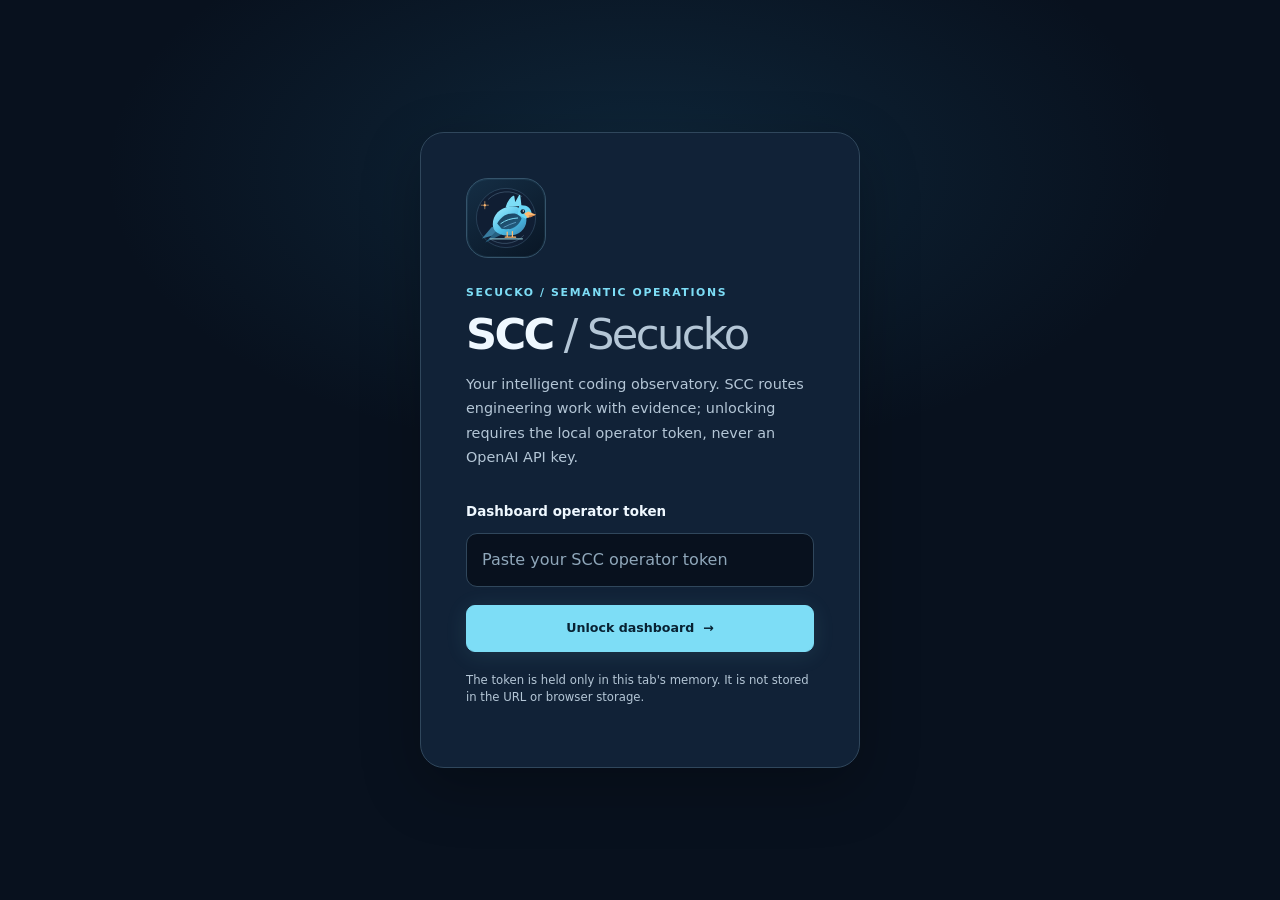
<file: src/serena/resources/dashboard/codemind/index.html>
<!doctype html>
<html lang="en">
<head>
<meta charset="utf-8">
<meta name="viewport" content="width=device-width, initial-scale=1">
<meta name="color-scheme" content="dark light">
<title>SCC | Secucko Semantic Command Center</title>
<meta name="description" content="Secucko SCC: semantic engineering command center with live evidence, safeguarded routing, and operator-controlled integrations.">
<link rel="icon" type="image/svg+xml" href="cuckoo-mark.svg">
<link rel="stylesheet" href="console.css">
<script src="console.js" defer></script>
</head>
<body>
<a class="skip-link" href="#main">Skip to main content</a>
<div id="notice" class="notice" role="status" aria-live="polite">Console locked. Enter your dedicated dashboard token to view live operational data.</div>
<section id="unlock" class="unlock-screen" aria-labelledby="unlock-heading">
  <div class="unlock-panel">
    <div class="brand-mark" aria-hidden="true"><img class="scc-bird" src="cuckoo-mark.svg" alt=""></div>
    <p class="overline">SECUCKO / SEMANTIC OPERATIONS</p>
    <h1 id="unlock-heading">SCC<span class="subtle"> / Secucko</span></h1>
    <p class="unlock-copy">Your intelligent coding observatory. SCC routes engineering work with evidence; unlocking requires the local operator token, never an OpenAI API key.</p>
    <form id="unlock-form">
      <label for="operator-token">Dashboard operator token</label>
      <input id="operator-token" name="operator-token" type="password" autocomplete="off" minlength="32" required placeholder="Paste your SCC operator token">
      <button class="button primary full" type="submit">Unlock dashboard <span aria-hidden="true">→</span></button>
    </form>
    <p class="hint">The token is held only in this tab's memory. It is not stored in the URL or browser storage.</p>
  </div>
</section>
<div class="workspace" id="workspace" hidden>
  <aside class="sidebar" id="sidebar" aria-label="Primary navigation">
    <div class="brand">
      <div class="brand-logo" aria-hidden="true"><img class="scc-bird" src="cuckoo-mark.svg" alt=""></div>
      <div class="brand-copy"><strong>SCC</strong><small>SECUCKO / SEMANTIC COMMAND</small></div>
    </div>
    <p class="nav-label">WORKSPACE</p>
    <nav id="navigation" class="navigation" aria-label="Dashboard sections">
      <button type="button" data-view="overview" class="nav-link active" aria-current="page"><span class="nav-icon" aria-hidden="true">▦</span> Overview</button>
      <button type="button" data-view="tools" class="nav-link"><span class="nav-icon" aria-hidden="true">⌘</span> Semantic tools <span class="nav-count" id="nav-tool-count">—</span></button>
      <button type="button" data-view="skills" class="nav-link"><span class="nav-icon" aria-hidden="true">◈</span> Skills & routing</button>
      <button type="button" data-view="forecast" class="nav-link"><span class="nav-icon" aria-hidden="true">⌁</span> Next action & FU</button>
      <button type="button" data-view="learning" class="nav-link"><span class="nav-icon" aria-hidden="true">◎</span> Learning & anti-loop</button>
      <button type="button" data-view="execution" class="nav-link"><span class="nav-icon" aria-hidden="true">⋈</span> Task evidence</button>
      <p class="nav-label">INFRASTRUCTURE</p>
      <button type="button" data-view="commander" class="nav-link"><span class="nav-icon" aria-hidden="true">▣</span> Windows Commander</button>
      <button type="button" data-view="connections" class="nav-link"><span class="nav-icon" aria-hidden="true">⇄</span> Connections & tunnel</button>
      <button type="button" data-view="security" class="nav-link"><span class="nav-icon" aria-hidden="true">◇</span> Security & verification</button>
      <p class="nav-label">SECUCKO</p>
      <button type="button" data-view="about" class="nav-link"><span class="nav-icon" aria-hidden="true">◉</span> About SCC</button>
    </nav>
    <div class="sidebar-bottom">
      <div class="sidebar-status"><span class="pulse-dot" aria-hidden="true"></span><span id="side-state">Awaiting telemetry</span></div>
      <button type="button" class="sidebar-link button-link" data-go="tools">↗ SCC semantic tools</button>
      <button type="button" class="sidebar-link button-link" id="lock-btn">⊗ Lock session</button>
      <div class="version-label">SECUCKO / SECURE LOCAL CONTROL PLANE</div>
    </div>
  </aside>
  <div class="content-area">
    <header class="topbar">
      <div class="topbar-start"><button class="icon-btn mobile-menu" id="menu-btn" aria-label="Toggle navigation" aria-expanded="false">☰</button><img class="mobile-bird" src="cuckoo-mark.svg" alt="" aria-hidden="true"><span class="breadcrumb">Workspace <span aria-hidden="true">/</span> <strong id="breadcrumb">Overview</strong></span></div>
      <div class="topbar-actions">
        <span class="time-label" id="last-refresh">Not refreshed</span><span class="panel-tag" id="runtime-provenance" title="Running revision and evidence status">REVISION NOT ATTESTED</span>
        <button type="button" class="icon-btn" id="theme-btn" aria-label="Toggle light and dark theme" title="Toggle theme">☼</button>
        <button type="button" class="icon-btn" id="export-btn" title="Export current snapshot" aria-label="Export current snapshot">⤓</button>
        <button type="button" class="button secondary compact" id="refresh-btn">↻ <span>Refresh</span></button>
        <div class="user-avatar" title="Authenticated local operator">OP</div>
      </div>
    </header>
    <main id="main" tabindex="-1">
      <div class="content-width">
        <section class="page-section active" data-page="overview" aria-labelledby="overview-heading">
          <div class="page-heading"><div><div class="eyebrow"><span class="eyebrow-line"></span> COMMAND CENTER <span id="overview-live" class="eyebrow-status">Awaiting data</span></div><h1 id="overview-heading">System overview<span class="heading-dot">.</span></h1><p>One view of your semantic engine, execution safety and connected infrastructure.</p></div><span class="date-chip" id="today-display"></span></div>
          <div class="hero-card">
            <div class="hero-copy"><div class="hero-eyebrow">SECUCKO / ENGINE HEALTH</div><h2 id="hero-title">Waiting for verified telemetry</h2><p id="hero-desc">The console shows observed facts only. An unverified connection is never reported as healthy.</p><div class="hero-actions"><button type="button" class="button primary" data-go="connections">View connections →</button><button type="button" class="button ghost" data-go="tools">SCC workspace ↗</button></div></div><div class="hero-graphic" aria-hidden="true"><img class="hero-bird" src="cuckoo-mark.svg" alt=""></div>
          </div>
          <div class="kpi-grid">
            <article class="kpi"><div class="kpi-top"><span>ACTIVE TOOLS</span><span class="kpi-symbol">⌘</span></div><div class="kpi-value" id="metric-tools">—</div><div class="kpi-foot" id="metric-tools-note">No runtime data</div></article>
            <article class="kpi"><div class="kpi-top"><span>ENABLED SKILLS</span><span class="kpi-symbol">◈</span></div><div class="kpi-value" id="metric-skills">—</div><div class="kpi-foot">Validated project manifests</div></article>
            <article class="kpi"><div class="kpi-top"><span>TRACKED FAILURES</span><span class="kpi-symbol">◎</span></div><div class="kpi-value" id="metric-failures">—</div><div class="kpi-foot">Persisted strategy fingerprints</div></article>
            <article class="kpi"><div class="kpi-top"><span>BLOCKED LOOPS</span><span class="kpi-symbol">⊘</span></div><div class="kpi-value" id="metric-blocked">—</div><div class="kpi-foot">No third unchanged attempt</div></article>
          </div>
          <div class="two-col">
            <article class="panel"><div class="panel-head"><div><p class="panel-eyebrow">SYSTEM ARCHITECTURE</p><h3>Service topology</h3></div><span class="panel-tag">INDEPENDENT SERVICES</span></div><div class="topology">
              <div class="topo-node"><div class="topo-symbol cyan">S</div><div><strong>SCC Semantic Engine</strong><small id="topo-serena">Waiting for runtime</small></div><span class="status-indicator" id="status-serena">—</span></div>
              <div class="topo-connector"><span>Authenticated health boundary</span></div>
              <div class="topo-node"><div class="topo-symbol violet">W</div><div><strong>Windows Commander</strong><small id="topo-commander">Unknown peer state</small></div><span class="status-indicator" id="status-commander">—</span></div>
              <div class="topo-connector"><span>Isolated external transport</span></div>
              <div class="topo-node"><div class="topo-symbol amber">T</div><div><strong>OpenAI tunnel</strong><small id="topo-tunnel">Not verified</small></div><span class="status-indicator" id="status-tunnel">—</span></div>
            </div></article>
            <article class="panel"><div class="panel-head"><div><p class="panel-eyebrow">RUNTIME INTELLIGENCE</p><h3>Current workspace</h3></div><button type="button" class="text-btn" data-go="tools">Explore tools →</button></div><dl class="detail-list" id="workspace-details"><div><dt>Project</dt><dd>—</dd></div><div><dt>Language servers</dt><dd>—</dd></div><div><dt>SCC engine version</dt><dd>—</dd></div><div><dt>Context</dt><dd>—</dd></div></dl><div class="panel-note">Symbol navigation and edits remain governed by SCC project boundaries and active tool permissions.</div></article>
          </div>
          <div class="panel scc-action-center"><div class="panel-head"><h3>Operator action center</h3><span class="panel-tag">LIVE GATES</span></div><div id="operator-actions" class="scc-action-list" aria-live="polite">Authenticate to inspect your next useful step.</div></div>
          <div class="section-tail"><span>Read-only observability • No automatic restarts or repository modifications</span><button type="button" class="text-btn" data-go="security">Review SCC security settings ↗</button></div>
        </section>
        <section class="page-section" data-page="tools" aria-labelledby="tools-heading"><div class="page-heading"><div><div class="eyebrow">SEMANTIC CORE</div><h1 id="tools-heading">Tool registry<span class="heading-dot">.</span></h1><p>Discover tools exposed by the active SCC engine session.</p></div><span class="count-tag" id="tools-count">—</span></div><div class="search-bar"><label for="tool-search" class="sr-only">Search tools</label><span aria-hidden="true">⌕</span><input id="tool-search" placeholder="Filter by tool name, capability or action…" type="search"><button class="search-clear" id="clear-tools" type="button">Clear</button></div><div class="panel"><div class="panel-head"><h3>Available operations</h3><span class="panel-tag">LIVE REGISTRY</span></div><div id="tools-list" class="tool-grid empty-state">Connect to load tools.</div><p class="settings-description">Copy a verified live tool identifier for an SCC client. Copying does not execute the tool.</p></div></section>
        <section class="page-section" data-page="skills" aria-labelledby="skills-heading"><div class="page-heading"><div><div class="eyebrow">DECLARATIVE INTELLIGENCE</div><h1 id="skills-heading">Skills & routing<span class="heading-dot">.</span></h1><p>Versioned skills loaded from the active project's validated JSON manifests.</p></div></div><div class="panel"><div class="panel-head"><h3>Enabled skill registry</h3><span id="skill-state" class="panel-tag">UNVERIFIED</span></div><div id="skills-list" class="skill-grid empty-state">No verified skills loaded.</div></div><div class="panel" style="margin-top:18px">
            <div class="panel-head"><div><p class="panel-eyebrow">TASK-AWARE SELECTION</p><h3>Route an engineering task</h3></div><span class="panel-tag">METHOD LOADING + CONTROLLED INSPECTION</span></div>
            <p class="settings-description">The active SCC workspace must contain enabled project skill manifests. Routing loads matching SCC method instructions; explicit read-only symbol inspection uses the live semantic engine. No autonomous Noetic Fleet is started.</p>
            <form id="skill-route-form" class="route-form">
              <label for="skill-route-input">Engineering request</label>
              <textarea id="skill-route-input" rows="3" minlength="3" maxlength="1000" required placeholder="Describe a bug, source review, test or engineering task"></textarea>
              <button class="button primary" type="submit" id="skill-route-submit">Analyze skill fit</button>
              <button class="button secondary" type="button" id="skill-packet-next">Route + build action packet →</button>
            </form>
            <div id="skill-route-result" class="result-note" role="status" aria-live="polite">Enter a task to match installed SCC engineering methods.</div>
            <form id="skill-inspect-form" class="route-form" style="margin-top:16px">
              <label for="skill-inspect-path">Project-relative source file to inspect (src/ or test/)</label>
              <input id="skill-inspect-path" type="text" required maxlength="240" value="src/serena/codemind/planner.py" autocomplete="off" spellcheck="false">
              <label for="skill-inspect-symbol">Semantic symbol name/path</label>
              <input id="skill-inspect-symbol" type="text" required maxlength="96" value="SkillRouter/route" autocomplete="off" spellcheck="false">
              <button type="submit" class="button primary" id="skill-inspect-submit">Run read-only SCC symbol inspection</button>
            </form>
            <div id="skill-inspect-result" class="result-note" role="status" aria-live="polite">To apply a routed skill, choose an actual source file and symbol and run inspection. The result will show which tool executed.</div>
            <p class="settings-description">Shows selected and actually loaded skill instructions. Semantic inspection runs only after you press the button and uses SCC's verified read-only find_symbol tool. No worker, source mutation, or new permission is granted.</p>
          </div>
          <article class="panel" style="margin-top:18px" aria-labelledby="method-heading">
            <div class="panel-head"><div><p class="panel-eyebrow">SOURCE-INDEXED CAPABILITIES</p><h3 id="method-heading">SCC method catalog</h3></div><span id="method-count" class="panel-tag">REFERENCE ONLY</span></div>
            <p class="settings-description">Method references are compared with live project skill telemetry. A reference or installation badge never implies execution.</p>
            <div class="search-bar"><label for="method-search" class="sr-only">Search reference methods</label><span aria-hidden="true">⌕</span><input id="method-search" type="search" placeholder="Search method descriptions and source names"><button class="search-clear" id="clear-methods" type="button">Clear</button></div>
            <div id="method-list" class="method-reference-grid" aria-live="polite"><p class="empty-state">Catalog not yet loaded.</p></div>
          </article>
          <div class="info-strip"><span class="strip-icon">i</span> Routing uses deterministic matching. Selection, loading and execution are separate; none grants tool permissions.</div></section>
        <section class="page-section" data-page="forecast" aria-labelledby="forecast-heading">
          <div class="page-heading"><div><div class="eyebrow">EVIDENCE-GATED ADVICE</div><h1 id="forecast-heading" tabindex="-1">Next action & Future Unraveler<span class="heading-dot">.</span></h1><p>One recommended diagnostic action, up to five preview stages and up to twenty conditional possibilities. Nothing here runs commands or grants permission.</p></div></div>
          <article class="panel">
            <div class="panel-head"><div><p class="panel-eyebrow">READ-ONLY STRATEGY PREVIEW</p><h3>Inspect the next safest engineering step</h3></div><span class="panel-tag">NOT AN EXECUTOR</span></div>
            <form id="forecast-form" class="route-form">
              <label for="forecast-input">Engineering goal or observed defect</label>
              <textarea id="forecast-input" rows="3" minlength="3" maxlength="1000" required placeholder="e.g. Debug intermittent MCP connection errors and validate the correct fix"></textarea>
              <button class="button primary" id="forecast-submit" type="submit">Generate advisory forecast</button>
            </form>
            <div class="result-note" id="forecast-status" role="status" aria-live="polite">No active forecast; this panel cannot authorize execution.</div>
            <div class="connection-actions"><button type="button" class="button secondary" id="packet-download" disabled>Download engineering packet</button><button type="button" class="button secondary" id="packet-skill-link">Match skills for this goal →</button></div><p class="settings-description">Work packets contain the proposed action and evidence requirements. A packet is not approval, execution, or acceptance.</p>
          </article>
          <div class="two-col">
            <article class="panel"><div class="panel-head"><h3>Canonical next action</h3><span class="panel-tag">PERMISSION NOT GRANTED</span></div><dl id="forecast-canonical" class="detail-list"><div><dt>Action</dt><dd>Awaiting evidence</dd></div></dl><h3 class="forecast-subheading">Five-stage preview</h3><ol id="forecast-preview" class="forecast-list"><li>No forecast requested.</li></ol></article>
            <article class="panel"><div class="panel-head"><h3>Conditional FU horizon</h3><span id="forecast-count" class="panel-tag">UP TO 20</span></div><p class="settings-description">Each branch requires new evidence and is always non-executable.</p><ol id="forecast-futures" class="forecast-list"><li>No future branches.</li></ol></article>
          </div>
        </section>
        <section class="page-section" data-page="learning" aria-labelledby="learning-heading"><div class="page-heading"><div><div class="eyebrow">PERSISTENT ENGINEERING MEMORY</div><h1 id="learning-heading">Anti-loop intelligence<span class="heading-dot">.</span></h1><p>Track repeated failures and stop agents from blindly retrying exhausted strategies.</p></div></div><div class="kpi-grid two-kpi"><article class="kpi"><div class="kpi-top">TRACKED STRATEGY FAILURES</div><div class="kpi-value" id="learn-tracked">—</div><div class="kpi-foot">SQLite evidence register</div></article><article class="kpi"><div class="kpi-top">REPEAT STRATEGIES BLOCKED</div><div class="kpi-value" id="learn-blocked">—</div><div class="kpi-foot">Two equivalent failures arm the block</div></article></div><div class="panel"><div class="panel-head"><h3>Deterministic intervention policy</h3><span id="learning-state" class="panel-tag">UNVERIFIED</span></div><div class="policy-steps"><div class="policy-step"><span>01</span><div><strong>Detect and fingerprint</strong><p>Record normalized invocation and failure signature without persisting raw source or secrets.</p></div></div><div class="policy-step"><span>02</span><div><strong>Require a new approach</strong><p>After two equivalent failures, the identical invocation is rejected at the MCP execution boundary.</p></div></div><div class="policy-step"><span>03</span><div><strong>Validate before promoting</strong><p>Successful work resets the failure counter; cross-session causal lesson promotion remains a separate acceptance gate.</p></div></div></div><div class="connection-actions"><button class="button secondary" type="button" id="learning-investigate">Investigate failure patterns →</button><button class="button secondary" type="button" id="learning-export">Download observed guard counters</button></div></div></section>
        <section class="page-section" data-page="execution" aria-labelledby="execution-heading"><div class="page-heading"><div><div class="eyebrow">TASK ORCHESTRATION</div><h1 id="execution-heading">Task evidence<span class="heading-dot">.</span></h1><p>Observe live SCC tasks; do not mistake a proposed next action for an executed task.</p></div></div><div class="panel"><div class="panel-head"><h3>Current task queue</h3><span id="task-count" class="panel-tag">—</span></div><div class="table-wrap"><table class="data-table"><thead><tr><th scope="col">Task</th><th scope="col">Task ID</th><th scope="col">Observed status</th></tr></thead><tbody id="tasks-list"><tr><td colspan="3">Waiting for runtime data.</td></tr></tbody></table></div><div class="connection-actions"><button type="button" class="button secondary" id="task-export">Download observed tasks</button><button type="button" class="button secondary" id="task-plan">Plan next task action →</button></div></div><div class="info-strip"><span class="strip-icon">i</span> Task records are observations. This panel does not launch workers, schedule tasks, or grant authority.</div></section>
        <section class="page-section" data-page="commander" aria-labelledby="commander-heading"><div class="page-heading"><div><div class="eyebrow">INDEPENDENT WINDOWS SERVICE</div><h1 id="commander-heading">Windows Commander<span class="heading-dot">.</span></h1><p>Process observation and authenticated peer health are separate signals.</p></div></div><div class="two-col"><div class="panel"><div class="panel-head"><h3>Peer health</h3><span id="commander-health-chip" class="panel-tag">UNVERIFIED</span></div><dl class="detail-list" id="commander-details"><div><dt>Dedicated SCC Commander process observed</dt><dd>—</dd></div><div><dt>MCP peer ready</dt><dd>—</dd></div><div><dt>Authentication</dt><dd>—</dd></div><div><dt>Health proof</dt><dd>—</dd></div></dl><div class="connection-actions"><button class="button secondary" type="button" id="commander-check">Recheck authenticated peer</button></div><p id="commander-check-result" class="result-note" role="status" aria-live="polite">Process detection is not proof of an authenticated Commander peer.</p></div><div class="panel"><div class="panel-head"><h3>Recovery safeguards</h3><span class="panel-tag">FAIL CLOSED</span></div><div class="feature-list"><div><span class="feature-tick">✓</span><span>Independent executable lifecycles</span></div><div><span class="feature-tick">✓</span><span>Nonce-bound authenticated health protocol</span></div><div><span class="feature-tick">✓</span><span>Bounded attempts and cooldown policy</span></div><div><span class="feature-pending">!</span><span>Live dual-watchdog restart verification pending</span></div></div></div></div></section>
        <section class="page-section" data-page="connections" aria-labelledby="connections-heading"><div class="page-heading"><div><div class="eyebrow">EXTERNAL CONNECTIONS</div><h1 id="connections-heading">Tunnel & connectivity<span class="heading-dot">.</span></h1><p>A configured tunnel ID does not prove an active, authorized ChatGPT connection.</p></div></div><div class="panel"><div class="panel-head"><h3>Secure MCP tunnel</h3><span id="tunnel-chip" class="panel-tag">UNVERIFIED</span></div><dl class="detail-list" id="connection-details"><div><dt>Tunnel</dt><dd>—</dd></div><div><dt>Connection</dt><dd>—</dd></div><div><dt>ChatGPT tool call</dt><dd>Unverified</dd></div></dl><div class="panel-note">This dashboard can now configure a distinct tunnel runtime credential. It cannot certify ChatGPT access from a tunnel identifier alone.</div><a class="button secondary" href="https://developers.openai.com/api/docs/guides/secure-mcp-tunnels" rel="noopener noreferrer" target="_blank">Official tunnel setup ↗</a></div>
          <div class="panel" style="margin-top:18px">
            <div class="panel-head"><div><p class="panel-eyebrow">LOCAL CONNECTION SETTINGS</p><h3>OpenAI tunnel runtime API</h3></div><span class="panel-tag" id="key-status-chip">NOT CONFIGURED</span></div>
            <p class="settings-description">Enter a tunnel-authorized OpenAI Platform runtime key. It is encrypted for the current Windows user using DPAPI, never stored in the repo, and never returned to the browser.</p>
            <form id="tunnel-key-form" autocomplete="off" class="config-form">
              <label for="tunnel-api-key">OpenAI Runtime API Key <span class="form-required">(required)</span></label>
              <input id="tunnel-api-key" type="password" name="api_key" autocomplete="new-password" spellcheck="false" placeholder="sk-proj-…" minlength="32" maxlength="253" required />
              <button class="button primary" type="submit" id="save-tunnel-key">Save encrypted key</button>
            </form>
            <div class="connection-actions">
              <button class="button secondary" id="tunnel-doctor" type="button">Run diagnostics</button>
              <button class="button primary" id="tunnel-start" type="button">Start tunnel</button>
              <button class="button secondary" id="tunnel-stop" type="button">Stop managed tunnel</button>
              <button class="button secondary" id="tunnel-remove-key" type="button">Remove saved key</button>
            </div>
            <p id="tunnel-result" class="result-note" role="status" aria-live="polite">Waiting for connection settings.</p><div class="connection-actions"><button type="button" class="button secondary" id="tunnel-evidence">Download transport evidence</button><button type="button" class="button primary" id="tunnel-consumer-challenge">Verify an MCP consumer call →</button></div><p id="tunnel-consumer-result" class="result-note" role="status" aria-live="polite">Once the SCC tunnel client is ready, issue a challenge and ask ChatGPT to call codemind_consumer_proof. A client-ready signal alone is not a consumer proof.</p>
            <dl class="detail-list" id="tunnel-settings-details">
              <div><dt>Key stored</dt><dd>Unverified</dd></div>
              <div><dt>Managed process</dt><dd>Unverified</dd></div>
              <div><dt>Client ready</dt><dd>Unverified</dd></div>
            </dl>
            <div class="panel-note">This does not create or grant an OpenAI API key. The key must have Tunnels Read + Use permission in the tunnel's owning Platform organization. No ChatGPT app connection is inferred without an actual remote tool call.</div>
            <a class="quiet-link" target="_blank" rel="noopener noreferrer" href="https://platform.openai.com/settings/organization/api-keys">Manage API keys on OpenAI Platform ↗</a>
          </div></section>
        <section class="page-section" data-page="security" aria-labelledby="security-heading"><div class="page-heading"><div><div class="eyebrow">TRUST & EVIDENCE</div><h1 id="security-heading">Security & verification<span class="heading-dot">.</span></h1><p>Explicit visibility into what the current runtime has actually established.</p></div></div><div class="panel"><div class="panel-head"><h3>Acceptance ledger</h3><span class="panel-tag">NO INFERRED PASSES</span></div><div id="acceptance-list" class="acceptance-list"></div><div class="connection-actions"><button class="button secondary" type="button" id="security-export">Download acceptance evidence</button><button class="button secondary" type="button" id="security-next">Open first unresolved gate →</button></div></div><div class="info-strip"><span class="strip-icon">i</span> This console never grants repository mutation rights and never restarts Commander. Use SCC's active security and governance workflow for authorized operations.</div></section>
        <section class="page-section" data-page="about" aria-labelledby="about-heading">
          <div class="page-heading"><div><div class="eyebrow">THE STORY / THE CORTEX / THE WORK</div><h1 id="about-heading" tabindex="-1">About SCC — Secucko<span class="heading-dot">.</span></h1><p>From an engineering command concept to Secucko: a cuckoo-inspired command center for evidence-driven coding.</p></div></div>
          <article class="panel scc-about-lead"><div class="about-brand"><img src="cuckoo-mark.svg" width="100" height="100" alt="Secucko cuckoo bird emblem"><div><p class="panel-eyebrow">SECUCKO / SCC</p><h2>Semantic code understanding. CODEMIND engineering cortex. One SCC operator cockpit.</h2><p>Secucko combines semantic code intelligence, source evidence, structured expert methods, guardrails and human-controlled delivery—without pretending a dashboard badge is a deployed capability.</p></div></div><div class="connection-actions"><a class="button primary" href="guide.html">Open operator How-To &amp; FAQs →</a><button type="button" class="button primary" data-go="skills">Route engineering work →</button><button type="button" class="button secondary" data-go="forecast">Build a work packet →</button><button type="button" class="button secondary" data-go="security">Review acceptance →</button></div></article>
          <div class="two-col"><article class="panel"><div class="panel-head"><h3>Why it's called Secucko</h3><span class="panel-tag">PROJECT ORIGIN</span></div>
            <ol class="scc-history">
              <li><strong>Serena CODEMIND Commander</strong><span>The working name joined source-aware engineering, CODEMIND methods and independently governed Windows execution.</span></li>
              <li><strong>SCC</strong><span>An easier shorthand. Practical, but it still needed a personality.</span></li>
              <li><strong>Secoco</strong><span>A playful experiment that sounded too cheesy for the engineering vision.</span></li>
              <li><strong>Secucko</strong><span>The sound of “cuckoo” sparked a better idea: an attentive cuckoo bird—alert, watchful and always asking whether the evidence matches the claim. SCC became Secucko.</span></li>
            </ol></article>
            <article class="panel"><div class="panel-head"><h3>Inside the SCC cortex</h3><span class="panel-tag">REAL CAPABILITY BOUNDARIES</span></div>
              <div class="about-capabilities">
                <div><strong>Semantic intelligence foundation</strong><p>The SCC engine provides language-server-backed symbol search, references, structured navigation and governed edits.</p></div>
                <div><strong>The creator's CODEMIND concept</strong><p>The vision is to combine techniques inspired by 100 notable programming experts into a single engineering reasoning cortex. These are reference methods, not literally 100 living coders, employee endorsements or separate AI agents.</p></div>
                <div><strong>Neural hypotheses + symbolic constraints</strong><p>Reasoning generates approaches; invariants, source semantics, test oracles, failure fingerprints and acceptance criteria decide what is actually defensible.</p></div>
                <div><strong>Windows Commander partnership</strong><p>An independently operated Windows execution service. Process presence never confers authentication, health or authority; an attested peer contract must prove those separately.</p></div>
                <div><strong>Evidence-gated execution</strong><p>Installed project skill manifests, diagnostic previews and downloadable work packets guide authorized operators. A plan does not secretly run tools or claim delivery.</p></div>
              </div></article></div>
          <article class="panel scc-about-proof"><div class="panel-head"><h3>Turn knowledge into an accepted outcome</h3><span class="panel-tag">FOUR OPERATING STAGES</span></div>
            <div class="about-steps">
              <div><strong>01 / Understand</strong><p>Inspect project symbols, active tools and the concrete failing behavior.</p><button type="button" class="text-btn" data-go="tools">Explore semantics →</button></div>
              <div><strong>02 / Assemble</strong><p>Route a specific problem through currently installed SCC skills.</p><button type="button" class="text-btn" data-go="skills">Route skills →</button></div>
              <div><strong>03 / Design</strong><p>Generate a bounded, auditable engineering action and its proof obligations.</p><button type="button" class="text-btn" data-go="forecast">Build packet →</button></div>
              <div><strong>04 / Prove</strong><p>Check source, runtime, consumer, security and acceptance independently.</p><button type="button" class="text-btn" data-go="security">Inspect gates →</button></div>
            </div><p class="settings-description">NMBV lessons may inform methods, but SCC does not inherit external worker sessions, data stores, executor permissions or customer workflows. Native adaptation needs separate implementation and live acceptance.</p>
          </article>
        </section>
        <details class="scc-open-source-notices" style="margin-top:20px;margin-bottom:18px">
          <summary>Open-source licensing and attribution</summary>
          <p>SCC / Secucko is built upon the original open-source Serena application (GPL-3.0-or-later) and SolidLSP (MIT). Rebranding does not remove their authors' copyright notices, source obligations, or license terms.</p>
          <p><a class="quiet-link" href="https://github.com/xRaisenx/serena/blob/codemind/mvp-serena-loop-guard/LICENSE" target="_blank" rel="noopener noreferrer">Review component licenses and preserved source credits ↗</a></p>
        </details>
        <footer>SCC / SECUCKO <span>•</span> SEMANTIC COMMAND CENTER <span>•</span> EVIDENCE BEFORE EXECUTION</footer>
      </div>
    </main>
  </div>
</div>
</body>
</html>
</file>
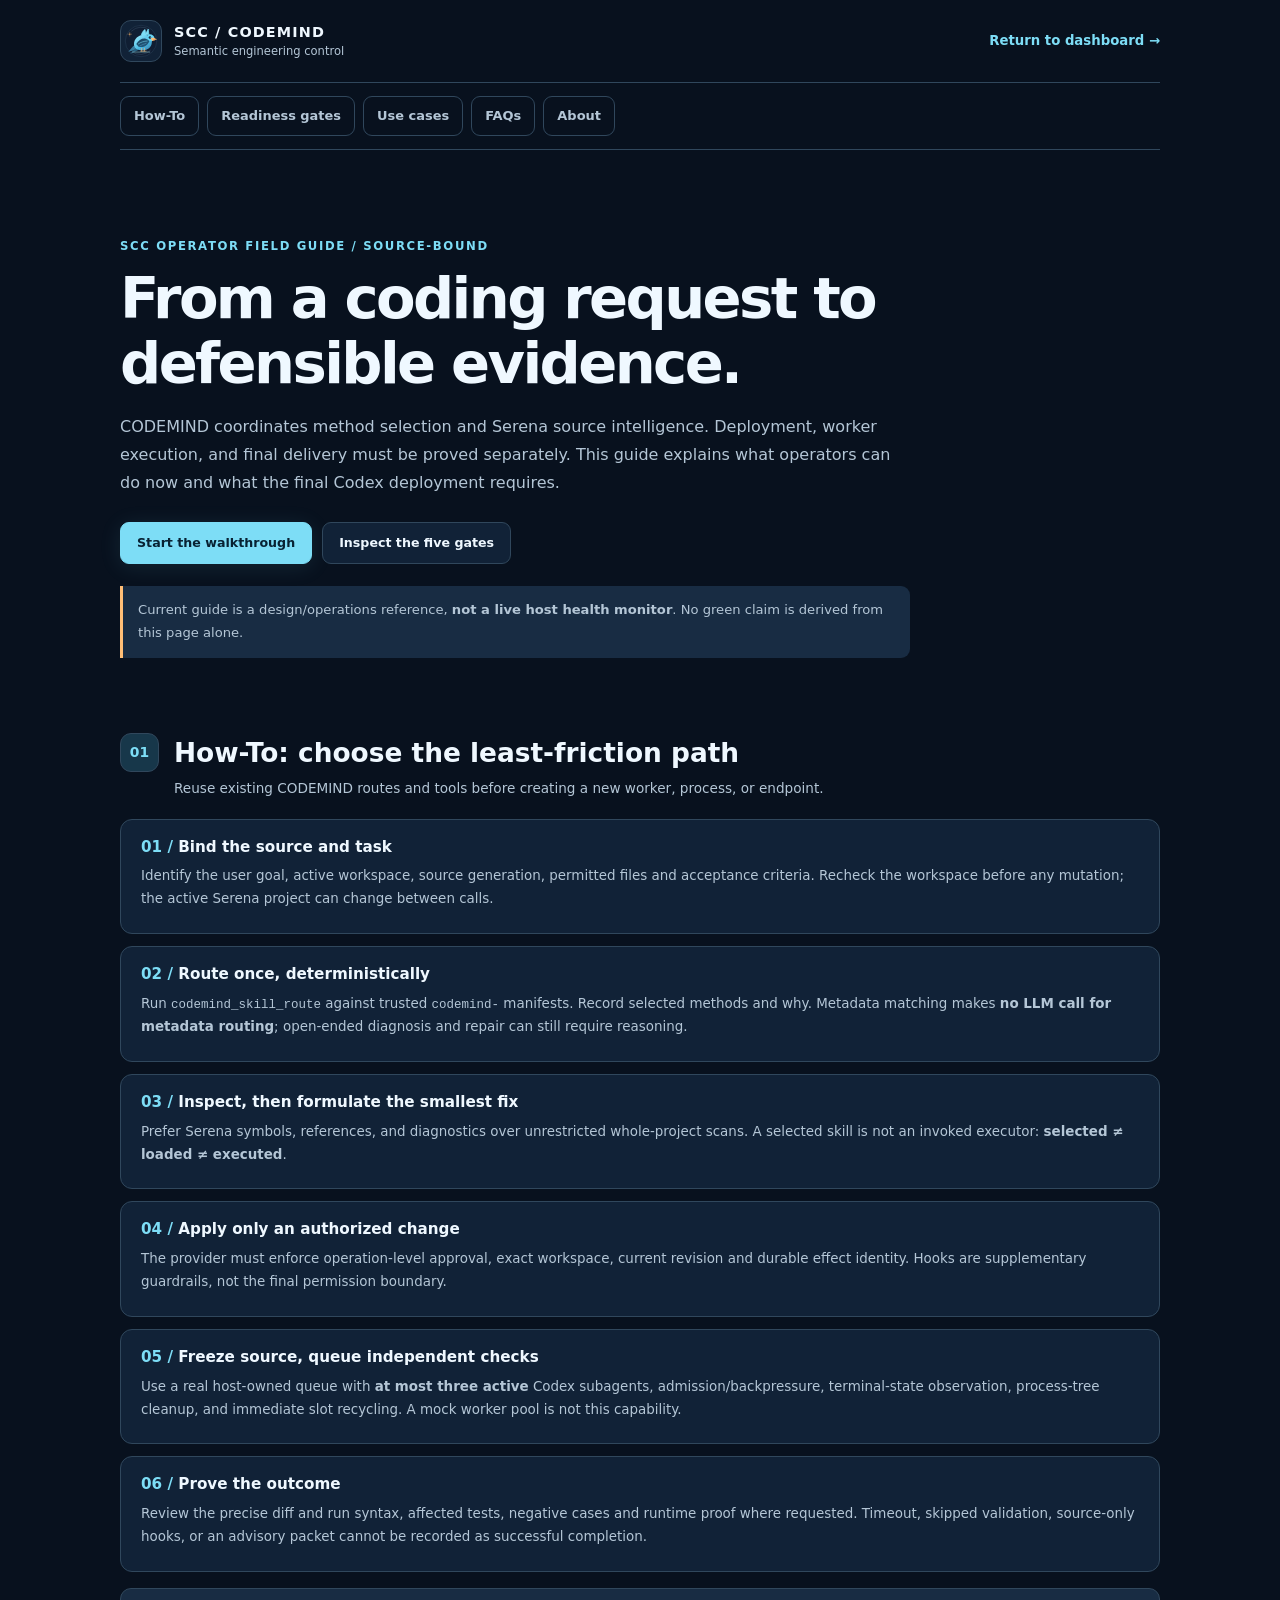
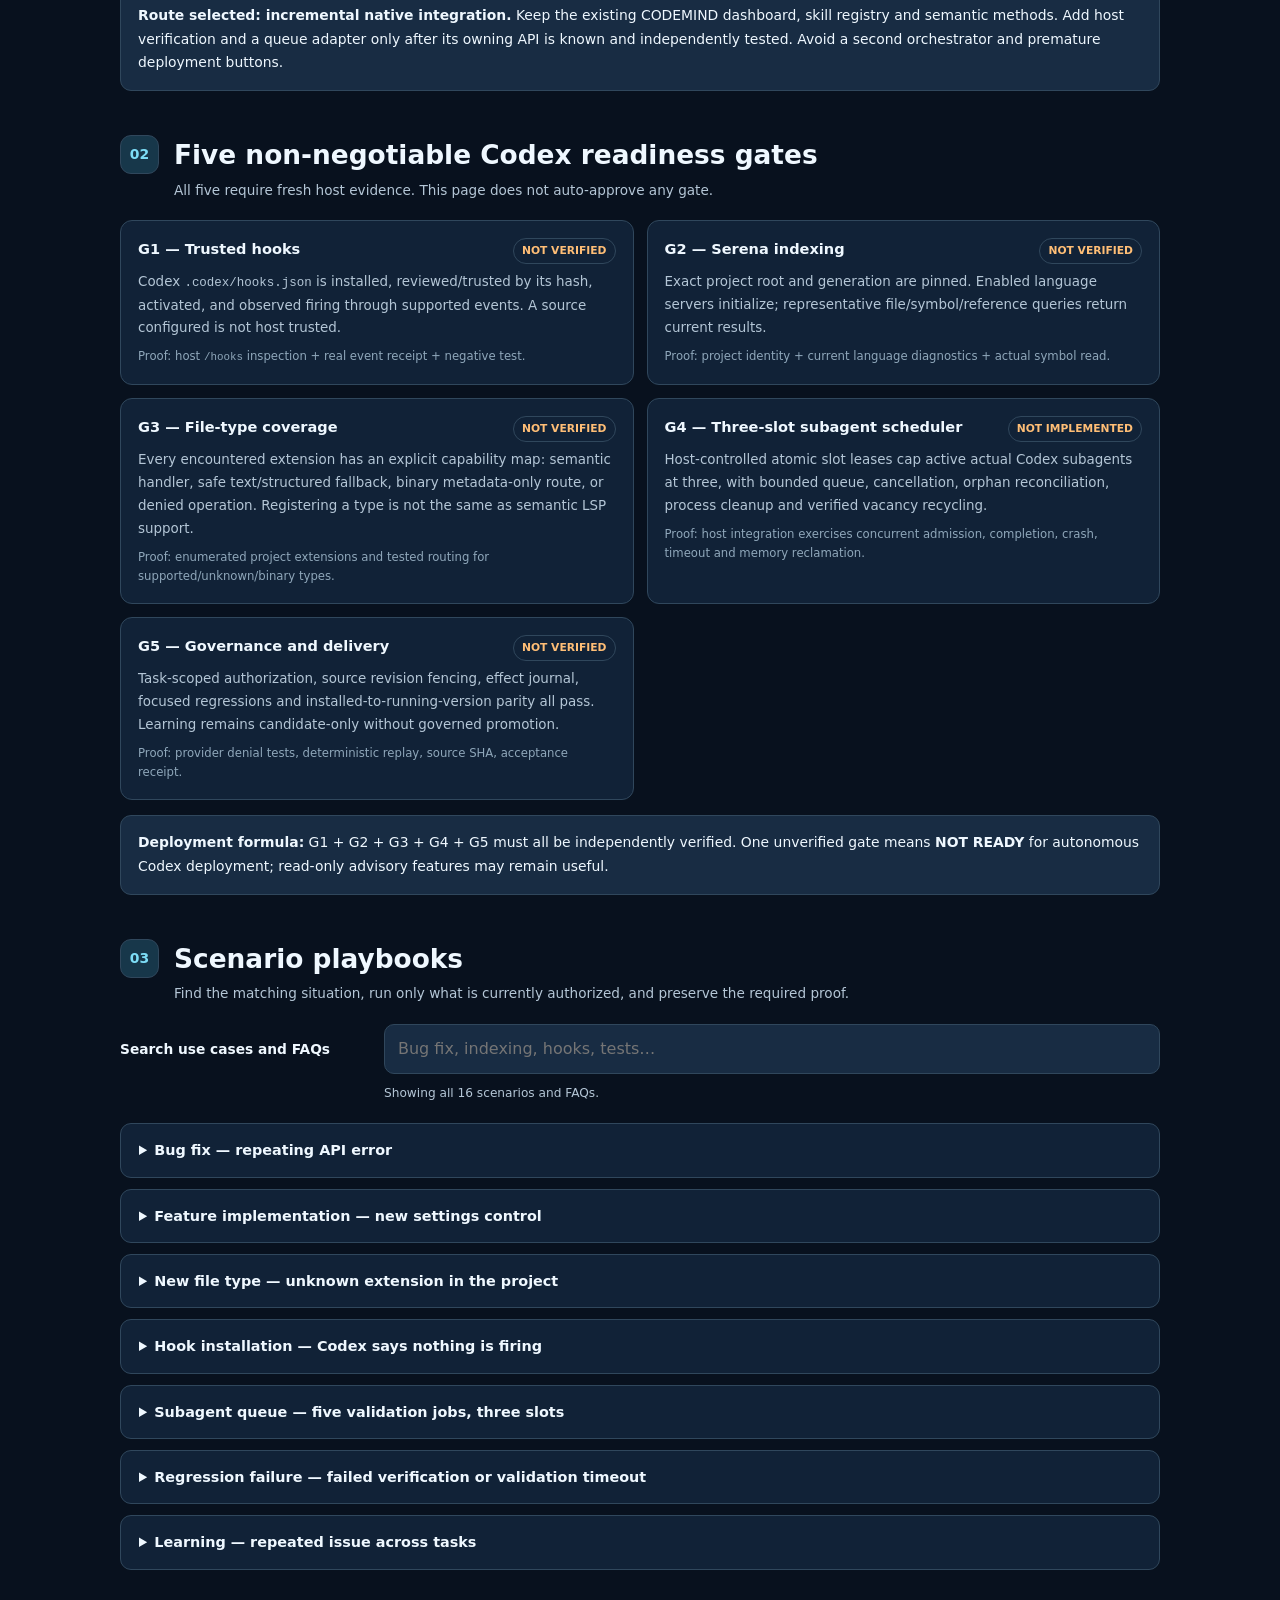
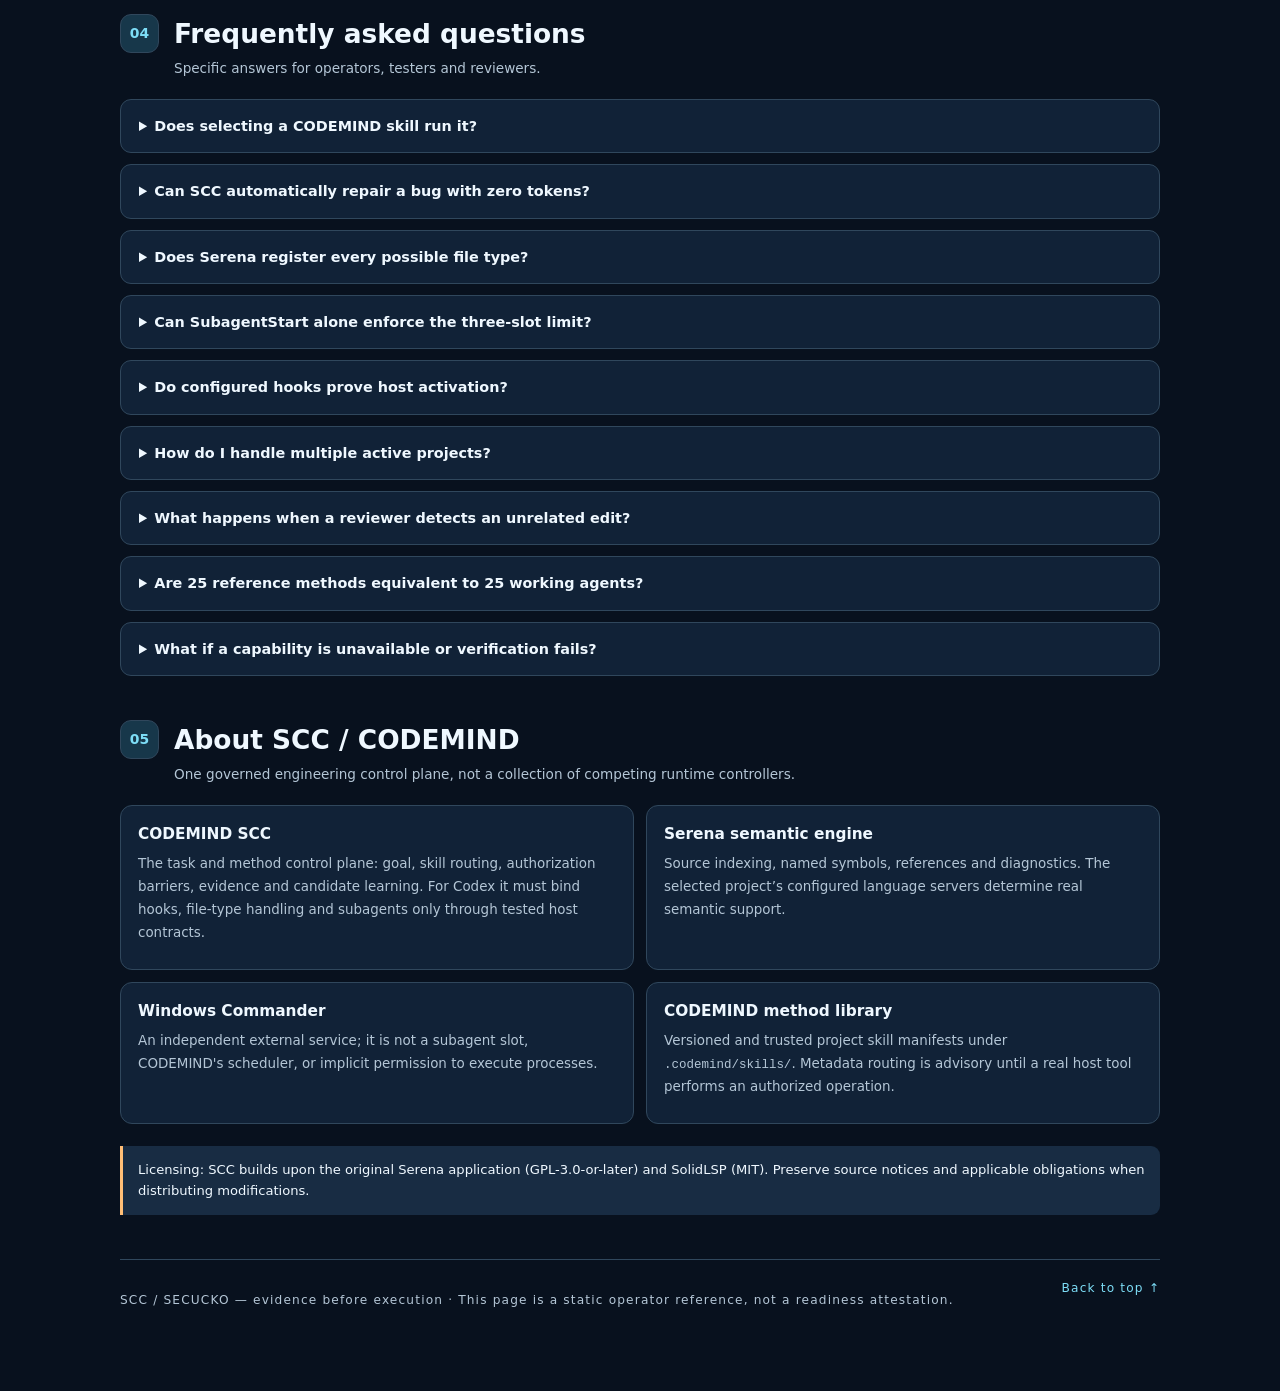
<file: src/serena/resources/dashboard/codemind/guide.html>
<!doctype html>
<html lang="en">
<head>
  <meta charset="utf-8">
  <meta name="viewport" content="width=device-width, initial-scale=1">
  <meta name="color-scheme" content="dark light">
  <meta name="description" content="CODEMIND SCC operator guide: practical Codex setup, readiness gates, implementation workflows, FAQs and scenario playbooks.">
  <title>SCC | Operator How-To, About & FAQs</title>
  <link rel="icon" type="image/svg+xml" href="cuckoo-mark.svg">
  <link rel="stylesheet" href="console.css">
  <link rel="stylesheet" href="guide.css">
  <script src="guide.js" defer></script>
</head>
<body class="guide-page">
  <a class="skip-link" href="#main">Skip to guide</a>
  <div class="guide-shell">
    <header class="guide-header">
      <a class="guide-brand" href="index.html" aria-label="Return to SCC dashboard"><img src="cuckoo-mark.svg" alt="" width="42" height="42"> <span><strong>SCC / CODEMIND</strong><small>Semantic engineering control</small></span></a>
      <a class="guide-return" href="index.html">Return to dashboard &rarr;</a>
    </header>
    <nav class="guide-nav" aria-label="Operator guide sections">
      <a href="#howto">How-To</a><a href="#readiness">Readiness gates</a><a href="#scenarios">Use cases</a><a href="#faqs">FAQs</a><a href="#about">About</a>
    </nav>
    <main id="main">
      <section class="guide-hero" aria-labelledby="guide-title">
        <p class="guide-eyebrow">SCC OPERATOR FIELD GUIDE / SOURCE-BOUND</p>
        <h1 id="guide-title">From a coding request to defensible evidence.</h1>
        <p>CODEMIND coordinates method selection and Serena source intelligence. Deployment, worker execution, and final delivery must be proved separately. This guide explains what operators can do now and what the final Codex deployment requires.</p>
        <div class="guide-hero-actions"><a href="#howto" class="button primary">Start the walkthrough</a><a href="#readiness" class="button secondary">Inspect the five gates</a></div>
        <p class="guide-disclaimer">Current guide is a design/operations reference, <strong>not a live host health monitor</strong>. No green claim is derived from this page alone.</p>
      </section>

      <section id="howto" class="guide-section" aria-labelledby="howto-heading">
        <div class="guide-heading"><span class="guide-step">01</span><div><h2 id="howto-heading">How-To: choose the least-friction path</h2><p>Reuse existing CODEMIND routes and tools before creating a new worker, process, or endpoint.</p></div></div>
        <ol class="guide-timeline">
          <li><strong>Bind the source and task</strong><p>Identify the user goal, active workspace, source generation, permitted files and acceptance criteria. Recheck the workspace before any mutation; the active Serena project can change between calls.</p></li>
          <li><strong>Route once, deterministically</strong><p>Run <code>codemind_skill_route</code> against trusted <code>codemind-</code> manifests. Record selected methods and why. Metadata matching makes <strong>no LLM call for metadata routing</strong>; open-ended diagnosis and repair can still require reasoning.</p></li>
          <li><strong>Inspect, then formulate the smallest fix</strong><p>Prefer Serena symbols, references, and diagnostics over unrestricted whole-project scans. A selected skill is not an invoked executor: <strong>selected ≠ loaded ≠ executed</strong>.</p></li>
          <li><strong>Apply only an authorized change</strong><p>The provider must enforce operation-level approval, exact workspace, current revision and durable effect identity. Hooks are supplementary guardrails, not the final permission boundary.</p></li>
          <li><strong>Freeze source, queue independent checks</strong><p>Use a real host-owned queue with <strong>at most three active</strong> Codex subagents, admission/backpressure, terminal-state observation, process-tree cleanup, and immediate slot recycling. A mock worker pool is not this capability.</p></li>
          <li><strong>Prove the outcome</strong><p>Review the precise diff and run syntax, affected tests, negative cases and runtime proof where requested. Timeout, skipped validation, source-only hooks, or an advisory packet cannot be recorded as successful completion.</p></li>
        </ol>
        <div class="guide-route" role="note"><strong>Route selected: incremental native integration.</strong> Keep the existing CODEMIND dashboard, skill registry and semantic methods. Add host verification and a queue adapter only after its owning API is known and independently tested. Avoid a second orchestrator and premature deployment buttons.</div>
      </section>

      <section id="readiness" class="guide-section" aria-labelledby="readiness-heading">
        <div class="guide-heading"><span class="guide-step">02</span><div><h2 id="readiness-heading">Five non-negotiable Codex readiness gates</h2><p>All five require fresh host evidence. This page does not auto-approve any gate.</p></div></div>
        <div class="guide-gates">
          <article class="guide-gate" data-gate="G1"><div class="guide-gate-head"><h3>G1 — Trusted hooks</h3><span class="guide-pill">NOT VERIFIED</span></div><p>Codex <code>.codex/hooks.json</code> is installed, reviewed/trusted by its hash, activated, and observed firing through supported events. A source configured is not host trusted.</p><small>Proof: host <code>/hooks</code> inspection + real event receipt + negative test.</small></article>
          <article class="guide-gate" data-gate="G2"><div class="guide-gate-head"><h3>G2 — Serena indexing</h3><span class="guide-pill">NOT VERIFIED</span></div><p>Exact project root and generation are pinned. Enabled language servers initialize; representative file/symbol/reference queries return current results.</p><small>Proof: project identity + current language diagnostics + actual symbol read.</small></article>
          <article class="guide-gate" data-gate="G3"><div class="guide-gate-head"><h3>G3 — File-type coverage</h3><span class="guide-pill">NOT VERIFIED</span></div><p>Every encountered extension has an explicit capability map: semantic handler, safe text/structured fallback, binary metadata-only route, or denied operation. Registering a type is not the same as semantic LSP support.</p><small>Proof: enumerated project extensions and tested routing for supported/unknown/binary types.</small></article>
          <article class="guide-gate" data-gate="G4"><div class="guide-gate-head"><h3>G4 — Three-slot subagent scheduler</h3><span class="guide-pill">NOT IMPLEMENTED</span></div><p>Host-controlled atomic slot leases cap active actual Codex subagents at three, with bounded queue, cancellation, orphan reconciliation, process cleanup and verified vacancy recycling.</p><small>Proof: host integration exercises concurrent admission, completion, crash, timeout and memory reclamation.</small></article>
          <article class="guide-gate" data-gate="G5"><div class="guide-gate-head"><h3>G5 — Governance and delivery</h3><span class="guide-pill">NOT VERIFIED</span></div><p>Task-scoped authorization, source revision fencing, effect journal, focused regressions and installed-to-running-version parity all pass. Learning remains candidate-only without governed promotion.</p><small>Proof: provider denial tests, deterministic replay, source SHA, acceptance receipt.</small></article>
        </div>
        <p class="guide-rule"><strong>Deployment formula:</strong> G1 + G2 + G3 + G4 + G5 must all be independently verified. One unverified gate means <strong>NOT READY</strong> for autonomous Codex deployment; read-only advisory features may remain useful.</p>
      </section>

      <section id="scenarios" class="guide-section" aria-labelledby="scenarios-heading">
        <div class="guide-heading"><span class="guide-step">03</span><div><h2 id="scenarios-heading">Scenario playbooks</h2><p>Find the matching situation, run only what is currently authorized, and preserve the required proof.</p></div></div>
        <div class="guide-search"><label for="guide-search">Search use cases and FAQs</label><input id="guide-search" type="search" autocomplete="off" placeholder="Bug fix, indexing, hooks, tests…"><p id="guide-results" role="status" aria-live="polite">Showing all scenarios and FAQs.</p></div>
        <div class="guide-items">
          <details data-guide-item><summary>Bug fix — repeating API error</summary><div class="guide-answer"><p><strong>Prompt:</strong> “Locate the observed error, inspect the owning symbol, patch only the affected behavior and run its regression test.”</p><p><strong>Route:</strong> deterministic bug triage → Serena symbol/references → falsifiable test → bounded authorized patch → verification barrier.</p><p><strong>Completion:</strong> observed failing case becomes green at a recorded source SHA; no skipped or stale tests.</p></div></details>
          <details data-guide-item><summary>Feature implementation — new settings control</summary><div class="guide-answer"><p><strong>Route:</strong> confirm UI/API contract → inspect existing component and endpoint → add one scoped interaction → test invalid and successful responses → verify responsive/keyboard behavior.</p><p><strong>Completion:</strong> usable control, correct network effect, error handling, no unrelated state mutation. Design-only mockups are not deployment proof.</p></div></details>
          <details data-guide-item><summary>New file type — unknown extension in the project</summary><div class="guide-answer"><p><strong>Route:</strong> classify the extension; check registered Serena language handler; otherwise use a named read-only fallback or deny unsupported edits. Never disguise text search as semantic indexing.</p><p><strong>Completion:</strong> file-type table, matched provider, negative unknown/binary cases and representative read.</p></div></details>
          <details data-guide-item><summary>Hook installation — Codex says nothing is firing</summary><div class="guide-answer"><p><strong>Route:</strong> verify the trusted repository <code>.codex/</code> layer, inspect Codex <code>/hooks</code>, review changed hashes and execute a harmless real event. No bypass of trust review.</p><p><strong>Completion:</strong> observed event receipt under exact session and version, not just a JSON file on disk.</p></div></details>
          <details data-guide-item><summary>Subagent queue — five validation jobs, three slots</summary><div class="guide-answer"><p><strong>Expected:</strong> admit three real Codex agents maximum; hold two queued. When an agent terminates, confirm child cleanup and release its lease before dispatching the next job. The builder does not run heavy tests concurrently.</p><p><strong>Completion:</strong> peak-active ≤ 3, no double lease or orphan work, complete receipts and bounded memory.</p></div></details>
          <details data-guide-item><summary>Regression failure — failed verification or validation timeout</summary><div class="guide-answer"><p><strong>Route:</strong> mark timed-out verification UNKNOWN, reconcile uncertain side effects, inspect relevant diagnostics and change hypothesis before bounded retry. Do not silently relaunch the identical operation.</p><p><strong>Completion:</strong> a fresh passing run of the affected tests, or explicit BLOCKED status.</p></div></details>
          <details data-guide-item><summary>Learning — repeated issue across tasks</summary><div class="guide-answer"><p><strong>Route:</strong> sanitize evidence, deduplicate failure fingerprints, test a proposed guard against counterexamples, keep the candidate quarantined and require governed promotion.</p><p><strong>Completion:</strong> an assessed candidate or approved versioned lesson—not unauthorized skill execution or new permission.</p></div></details>
        </div>
      </section>

      <section id="faqs" class="guide-section" aria-labelledby="faqs-heading">
        <div class="guide-heading"><span class="guide-step">04</span><div><h2 id="faqs-heading">Frequently asked questions</h2><p>Specific answers for operators, testers and reviewers.</p></div></div>
        <div class="guide-items">
          <details data-guide-item><summary>Does selecting a CODEMIND skill run it?</summary><div class="guide-answer"><p>No. Selection is a deterministic match. Loading instructions and actually executing an authorized tool are separate events, each with its own evidence.</p></div></details>
          <details data-guide-item><summary>Can SCC automatically repair a bug with zero tokens?</summary><div class="guide-answer"><p>Classification can use no model calls. Novel source diagnosis, implementation choices and review may still require reasoning and model tokens. A scripted known transformation can be deterministic only within its tested contract; not the same as an autonomous repair.</p></div></details>
          <details data-guide-item><summary>Does Serena register every possible file type?</summary><div class="guide-answer"><p>No language server understands every format. CODEMIND must classify project files and route them to an explicit semantic handler, safe fallback or denial. Unsupported semantic operations remain unavailable.</p></div></details>
          <details data-guide-item><summary>Can SubagentStart alone enforce the three-slot limit?</summary><div class="guide-answer"><p>No. A lifecycle hook observes an event; it does not guarantee an atomic host-wide admission lease, crash recovery or resource reclamation. The scheduler must own actual agent launch and cleanup.</p></div></details>
          <details data-guide-item><summary>Do configured hooks prove host activation?</summary><div class="guide-answer"><p>No. Confirm project trust, hash approval, supported events and actual callback receipts. Hook timeouts and unsupported tool paths cannot be treated as fail-closed authorization.</p></div></details>
          <details data-guide-item><summary>How do I handle multiple active projects?</summary><div class="guide-answer"><p>Bind each task to an immutable canonical root and version. Before each write, check target ownership and current source identity at the executing provider. A switched global Serena project must not redirect a task.</p></div></details>
          <details data-guide-item><summary>What happens when a reviewer detects an unrelated edit?</summary><div class="guide-answer"><p>Stop the delivery gate, isolate the intended diff, preserve foreign changes and rerun affected checks on the reconciled source. Do not force-reset the workspace.</p></div></details>
          <details data-guide-item><summary>Are 25 reference methods equivalent to 25 working agents?</summary><div class="guide-answer"><p>No. Reference methods, enabled skill manifests and deployed subagents are different capabilities. A catalog count is not a worker count.</p></div></details>
          <details data-guide-item><summary>What if a capability is unavailable or verification fails?</summary><div class="guide-answer"><p>Report the exact missing evidence and affected gate as NOT VERIFIED or BLOCKED. Continue safe independent tasks; never convert advisory plans, mock workers or old test receipts into deployment success.</p></div></details>
        </div>
      </section>

      <section id="about" class="guide-section" aria-labelledby="about-heading">
        <div class="guide-heading"><span class="guide-step">05</span><div><h2 id="about-heading">About SCC / CODEMIND</h2><p>One governed engineering control plane, not a collection of competing runtime controllers.</p></div></div>
        <div class="guide-about-grid">
          <div><h3>CODEMIND SCC</h3><p>The task and method control plane: goal, skill routing, authorization barriers, evidence and candidate learning. For Codex it must bind hooks, file-type handling and subagents only through tested host contracts.</p></div>
          <div><h3>Serena semantic engine</h3><p>Source indexing, named symbols, references and diagnostics. The selected project’s configured language servers determine real semantic support.</p></div>
          <div><h3>Windows Commander</h3><p>An independent external service; it is not a subagent slot, CODEMIND's scheduler, or implicit permission to execute processes.</p></div>
          <div><h3>CODEMIND method library</h3><p>Versioned and trusted project skill manifests under <code>.codemind/skills/</code>. Metadata routing is advisory until a real host tool performs an authorized operation.</p></div>
        </div>
        <p class="guide-disclaimer">Licensing: SCC builds upon the original Serena application (GPL-3.0-or-later) and SolidLSP (MIT). Preserve source notices and applicable obligations when distributing modifications.</p>
      </section>
    </main>
    <footer class="guide-footer"><p>SCC / SECUCKO — evidence before execution · This page is a static operator reference, not a readiness attestation.</p><a href="#main">Back to top ↑</a></footer>
  </div>
</body>
</html>
</file>
<file: src/serena/resources/dashboard/codemind/console.css>
/* Secucko SCC visual system. Dashboard-only CSS; tool and API contracts stay unchanged. */
:root{color-scheme:dark;--bg:#08111e;--sidebar:#0c1a2c;--panel:#112237;--panel2:#182c43;--line:#30475c;--text:#eff8ff;--muted:#b4c6d6;--quiet:#8fa7ba;--accent:#7dddf6;--accent-strong:#17374a;--blue:#91b9ff;--violet:#b8abff;--amber:#ffbe76;--danger:#ff96a2;--shadow:0 20px 58px rgba(0,0,0,.26);--radius:16px;font-family:Inter,"Segoe UI",system-ui,-apple-system,sans-serif;font-synthesis:none}
*{box-sizing:border-box}
html{scroll-behavior:smooth}
body{margin:0;background:var(--bg);color:var(--text);line-height:1.5;min-height:100vh}
body.light{color-scheme:light;--bg:#edf4f8;--sidebar:#ffffff;--panel:#ffffff;--panel2:#eaf2f8;--line:#cbd9e4;--text:#17283b;--muted:#4f6579;--quiet:#62788a;--accent:#096f90;--accent-strong:#deeff6;--blue:#255f9e;--violet:#6853a5;--amber:#935800;--danger:#a92e45;--shadow:0 15px 38px rgba(10,36,62,.09)}
[hidden]{display:none!important}
button,input{font:inherit}
button{cursor:pointer}
a{color:inherit;text-decoration:none}
a:hover{text-decoration:underline}
:focus-visible{outline:3px solid var(--accent);outline-offset:4px}
.skip-link{position:absolute;top:-100px;left:15px;padding:10px 16px;background:var(--accent);color:var(--bg);z-index:1000;border-radius:8px}
.skip-link:focus{top:12px}
.sr-only{position:absolute;clip:rect(0,0,0,0);width:1px;height:1px;overflow:hidden;white-space:nowrap}
.notice{position:fixed;inset:auto 20px 18px auto;max-width:min(540px,calc(100vw - 40px));background:#1c2a3d;color:#eaf7ff;border:1px solid #52607c;border-radius:10px;padding:12px 17px;z-index:40;box-shadow:var(--shadow);font-size:.87rem;display:none}
.notice.visible{display:block}
.unlock-screen{min-height:100svh;display:grid;grid-template-columns:minmax(0,1fr);place-items:center;padding:30px;background:radial-gradient(ellipse 55% 42% at 50% 19%,rgba(35,107,148,.23),transparent 76%),var(--bg)}
.unlock-panel{width:min(440px,100%);min-width:0;max-width:100%;background:var(--panel);border:1px solid var(--line);box-shadow:var(--shadow);border-radius:24px;padding:clamp(26px,5vw,45px)}
.brand-mark,.brand-logo{background:linear-gradient(145deg,#152e45,#091625);border:1px solid #35546b;display:grid;place-items:center;box-shadow:inset 0 0 0 1px rgba(125,221,246,.07)}
.brand-mark{width:80px;height:80px;border-radius:22px;padding:7px;margin-bottom:27px}
.brand-logo{width:44px;height:44px;border-radius:13px;padding:3px;flex:0 0 44px}
.scc-bird{display:block;width:100%;height:100%;object-fit:contain}
.overline,.eyebrow,.panel-eyebrow,.hero-eyebrow{font-weight:750;font-size:.68rem;letter-spacing:.15em;color:var(--accent)}
.unlock-panel h1{margin:8px 0 12px;font-size:clamp(2rem,5vw,2.7rem);letter-spacing:-.06em;line-height:1.05}
.subtle{color:var(--muted);font-weight:400}
.unlock-copy,.hint{color:var(--muted);font-size:.9rem}
.unlock-copy{margin:14px 0 32px;line-height:1.7}
.unlock-panel form{display:grid;gap:11px}
.unlock-panel label{font-size:.84rem;font-weight:700}
.unlock-panel input{width:100%;min-width:0;padding:14px 15px;border:1px solid var(--line);border-radius:11px;background:var(--bg);color:var(--text)}
.unlock-panel input::placeholder{color:var(--quiet)}
.hint{font-size:.73rem;margin:20px 0 15px}
.quiet-link{color:var(--blue);font-size:.82rem}
.workspace{display:grid;grid-template-columns:260px minmax(0,1fr);min-height:100svh}
.sidebar{position:sticky;top:0;height:100svh;background:var(--sidebar);border-right:1px solid var(--line);padding:24px 15px 20px;display:flex;flex-direction:column;overflow-y:auto;scrollbar-width:thin;z-index:20}
.brand{display:flex;align-items:center;gap:11px;padding:3px 9px 28px}
.brand-copy{display:grid;line-height:1.3}
.brand-copy strong{font-size:.95rem;font-weight:850;letter-spacing:.06em}
.brand-copy small{font-size:.61rem;font-weight:750;letter-spacing:.21em;color:var(--muted)}
.live-dot,.pulse-dot{width:7px;height:7px;border-radius:50%;background:var(--accent);box-shadow:0 0 0 4px rgba(125,221,246,.08);flex-shrink:0}
.nav-label{color:var(--quiet);font-size:.61rem;font-weight:800;letter-spacing:.18em;margin:8px 13px 11px}
.navigation{display:grid;align-content:start;gap:4px}
.nav-link{width:100%;display:flex;align-items:center;gap:12px;background:transparent;border:1px solid transparent;color:var(--muted);padding:11px 12px;border-radius:10px;text-align:left;font-weight:570;font-size:.85rem;transition:background .15s,color .15s}
.nav-link:hover{background:var(--panel2);color:var(--text)}
.nav-link.active{color:var(--accent);background:var(--accent-strong);border-color:rgba(125,221,246,.12);font-weight:760}
.nav-icon{display:grid;place-items:center;min-width:21px;font-size:1.18rem}
.nav-count{margin-left:auto;border-radius:6px;background:var(--panel2);color:var(--muted);font-size:.72rem;padding:1px 7px}
.sidebar-bottom{margin-top:auto;padding:28px 12px 0;display:grid;gap:14px}
.sidebar-status{font-size:.76rem;color:var(--muted);display:flex;align-items:center;gap:11px}
.sidebar-link{font-size:.77rem;color:var(--muted)}
.button-link{background:none;border:0;padding:0;text-align:left}
.version-label{font-size:.54rem;color:var(--quiet);letter-spacing:.07em;padding-top:8px}
.content-area{min-width:0}
.topbar{height:74px;border-bottom:1px solid var(--line);display:flex;justify-content:space-between;align-items:center;padding:0 clamp(20px,3.2vw,56px);gap:12px}
.topbar-start,.topbar-actions{display:flex;align-items:center;gap:16px}
.breadcrumb{font-size:.78rem;color:var(--muted)}
.breadcrumb strong{color:var(--text)}
.breadcrumb span{padding:0 9px;color:var(--quiet)}
.time-label{color:var(--quiet);font-size:.73rem;white-space:nowrap}
.icon-btn{display:grid;place-items:center;border:1px solid var(--line);width:35px;height:35px;border-radius:9px;background:var(--panel);color:var(--muted);font-size:1.12rem}
.icon-btn:hover{color:var(--text);border-color:var(--accent)}
.mobile-menu{display:none}
.user-avatar{width:35px;height:35px;display:grid;place-items:center;border-radius:50%;background:linear-gradient(135deg,#265f77,#885b36);border:1px solid rgba(125,221,246,.3);font-weight:800;font-size:.73rem}
.button{border-radius:9px;display:inline-flex;gap:9px;align-items:center;justify-content:center;padding:10px 16px;font-size:.79rem;font-weight:740;border:1px solid var(--line);white-space:nowrap}
.button.primary{background:var(--accent);color:#082233;border-color:var(--accent);box-shadow:0 3px 22px rgba(125,221,246,.1)}
.button.primary:hover{filter:brightness(1.08);text-decoration:none}
.button.secondary{background:var(--panel);color:var(--text)}
.button.ghost{background:rgba(255,255,255,.055);color:#edf7ff;border:1px solid rgba(255,255,255,.13)}
.button.compact{padding:8px 12px}
.button.full{width:100%;margin-top:7px;padding:13px}
.content-width{max-width:1510px;margin:0 auto;padding:32px clamp(20px,3.2vw,56px) 18px}
.page-section{display:none}
.page-section.active{display:block}
.page-heading{display:flex;justify-content:space-between;align-items:end;gap:18px;margin-bottom:27px}
.page-heading h1{font-size:clamp(1.85rem,3.15vw,2.7rem);letter-spacing:-.055em;line-height:1.2;margin:11px 0 9px}
.page-heading p{color:var(--muted);font-size:.88rem;margin:0}
.heading-dot{color:var(--accent)}
.eyebrow{display:flex;align-items:center;gap:9px}
.eyebrow-line{width:19px;height:2px;background:var(--accent)}
.eyebrow-status{color:var(--muted);background:var(--panel);border:1px solid var(--line);padding:2px 7px;border-radius:6px;letter-spacing:0;font-size:.65rem}
.date-chip,.count-tag{color:var(--muted);font-size:.75rem;border:1px solid var(--line);border-radius:9px;padding:9px 11px;white-space:nowrap;background:var(--panel)}
.hero-card{display:flex;justify-content:space-between;align-items:center;gap:22px;position:relative;overflow:hidden;min-height:238px;background:linear-gradient(112deg,#102e43 0%,#102039 61%,#1c2037 100%);border:1px solid #345266;border-radius:var(--radius);padding:32px clamp(22px,3vw,44px);box-shadow:var(--shadow)}
.hero-card:before{content:"";position:absolute;inset:0;background-image:linear-gradient(rgba(255,255,255,.022) 1px,transparent 1px),linear-gradient(90deg,rgba(255,255,255,.022) 1px,transparent 1px);background-size:27px 27px;mask-image:linear-gradient(to left,#000,transparent 80%);pointer-events:none}
.hero-copy{z-index:1;max-width:620px}
.hero-eyebrow{color:#99e7fc}
.hero-copy h2{font-size:clamp(1.45rem,2.2vw,2.14rem);line-height:1.22;letter-spacing:-.04em;margin:14px 0 8px;color:white}
.hero-copy p{max-width:530px;color:#aec5d1;line-height:1.55;font-size:.87rem;margin:0 0 21px}
.hero-actions{display:flex;flex-wrap:wrap;gap:10px}
.hero-graphic{position:relative;flex:0 0 225px;height:190px;display:grid;place-items:center;isolation:isolate}
.hero-graphic:before{content:"";position:absolute;width:216px;height:150px;border:1px solid rgba(125,221,246,.28);border-radius:50%;transform:rotate(-31deg);z-index:-1}
.hero-graphic:after{content:"";position:absolute;width:145px;height:212px;border:1px dashed rgba(255,190,118,.28);border-radius:50%;transform:rotate(21deg);z-index:-1}
.hero-bird{width:168px;height:168px;filter:drop-shadow(0 20px 32px rgba(5,11,24,.45))}
.kpi-grid{display:grid;grid-template-columns:repeat(4,minmax(0,1fr));gap:15px;margin:19px 0}
.kpi{background:var(--panel);border:1px solid var(--line);border-radius:var(--radius);padding:22px;min-width:0}
.kpi-top{color:var(--muted);font-size:.68rem;font-weight:760;letter-spacing:.11em;display:flex;justify-content:space-between;gap:5px}
.kpi-symbol{font-size:1.24rem;color:var(--accent)}
.kpi-value{font-weight:800;font-size:clamp(2.1rem,3vw,2.7rem);line-height:1.17;letter-spacing:-.07em;margin:15px 0 6px;word-break:break-word}
.kpi-foot{font-size:.74rem;color:var(--muted)}
.two-col{display:grid;grid-template-columns:1.11fr .89fr;gap:17px;margin-top:19px}
.panel{background:var(--panel);border:1px solid var(--line);border-radius:var(--radius);padding:24px;min-width:0}
.panel-head{display:flex;justify-content:space-between;align-items:start;gap:14px;margin-bottom:20px}
.panel-head h3{font-size:1.08rem;letter-spacing:-.02em;margin:0}
.panel-eyebrow{color:var(--muted);margin:0 0 6px}
.panel-tag{border:1px solid var(--line);border-radius:7px;padding:5px 8px;white-space:nowrap;color:var(--muted);font-size:.62rem;letter-spacing:.06em;font-weight:750;max-width:100%;overflow:hidden;text-overflow:ellipsis}
.text-btn{color:var(--accent);background:none;border:none;font-size:.78rem}
.topology{display:grid;gap:0}
.topo-node{display:flex;align-items:center;gap:13px;border:1px solid var(--line);background:var(--panel2);padding:12px;border-radius:11px}
.topo-node>div:nth-child(2){min-width:0}
.topo-node strong{display:block;font-size:.85rem}
.topo-node small{color:var(--muted);display:block;font-size:.73rem;overflow-wrap:anywhere}
.topo-symbol{width:38px;height:38px;flex:0 0 38px;border-radius:10px;display:grid;place-items:center;background:#1b4156;font-weight:800;color:var(--accent)}
.topo-symbol.violet{background:#2d2745;color:var(--violet)}.topo-symbol.amber{background:#3b3025;color:var(--amber)}
.topo-connector{height:32px;border-left:1px dashed var(--line);margin-left:30px;display:flex;align-items:center;padding-left:15px}
.topo-connector span{background:var(--panel);padding:0 5px;font-size:.66rem;color:var(--quiet);white-space:nowrap}
.status-indicator{margin-left:auto;border-radius:7px;padding:4px 8px;font-size:.68rem;color:var(--muted);border:1px solid var(--line);white-space:nowrap}
.status-indicator.good,.state.good{color:var(--accent);border-color:rgba(125,221,246,.25);background:rgba(125,221,246,.06)}
.status-indicator.warn,.state.warn{color:var(--amber);border-color:rgba(255,200,121,.23);background:rgba(255,200,121,.06)}
.status-indicator.bad,.state.bad{color:var(--danger);border-color:rgba(255,134,138,.2);background:rgba(255,134,138,.04)}
.detail-list{display:grid;margin:0}
.detail-list>div{display:flex;justify-content:space-between;align-items:start;gap:12px;padding:13px 0;border-bottom:1px solid var(--line)}
.detail-list>div:first-child{padding-top:0}.detail-list>div:last-child{border:0}
.detail-list dt{color:var(--muted);font-size:.77rem}.detail-list dd{margin:0;font-size:.79rem;font-weight:700;text-align:right;overflow-wrap:anywhere;max-width:58%}
.panel-note{background:var(--panel2);border-left:2px solid var(--accent);padding:12px 13px;border-radius:0 8px 8px 0;font-size:.75rem;color:var(--muted);line-height:1.6;margin:18px 0 0}
.section-tail{display:flex;justify-content:space-between;gap:16px;color:var(--quiet);font-size:.73rem;margin:22px 0 0;flex-wrap:wrap}
.section-tail a{color:var(--accent)}
.search-bar{display:flex;align-items:center;gap:12px;border:1px solid var(--line);border-radius:12px;background:var(--panel);padding:0 15px;margin:15px 0 18px}
.search-bar span{color:var(--muted);font-size:1.6rem}
.search-bar input{flex:1;min-width:0;background:transparent;color:var(--text);border:0;padding:14px 0;outline:none;font-size:.89rem}
.search-bar input::placeholder{color:var(--quiet)}
.search-clear{border:0;background:none;color:var(--accent);font-size:.8rem}
.tool-grid,.skill-grid{display:grid;grid-template-columns:repeat(3,minmax(0,1fr));gap:11px}
.tool-item,.skill-item{background:var(--panel2);border:1px solid var(--line);padding:15px;border-radius:11px;min-width:0}
.tool-item strong,.skill-item strong{font-size:.82rem;display:block;overflow-wrap:anywhere}
.tool-item p,.skill-item p{font-size:.74rem;color:var(--muted);line-height:1.55;margin:8px 0 0}
.tool-type{font-size:.64rem;font-weight:700;color:var(--accent);letter-spacing:.06em;margin-bottom:6px;display:block}
.empty-state{color:var(--muted);font-size:.85rem;padding:18px}
.info-strip{display:flex;align-items:start;gap:11px;background:var(--accent-strong);border:1px solid rgba(125,221,246,.2);border-radius:11px;padding:16px;margin-top:19px;color:var(--muted);font-size:.8rem}
.strip-icon{border:1px solid var(--accent);border-radius:50%;color:var(--accent);font-weight:800;width:19px;height:19px;display:grid;place-items:center;flex:0 0 19px;font-size:.72rem}
.two-kpi{grid-template-columns:repeat(2,minmax(0,1fr))}
.policy-steps{display:grid;gap:16px}
.policy-step{display:flex;gap:16px;align-items:start;padding:15px;background:var(--panel2);border-radius:10px}
.policy-step>span{color:var(--accent);font-size:.86rem;letter-spacing:.08em;font-weight:800}
.policy-step strong{font-size:.86rem}.policy-step p{margin:5px 0 0;color:var(--muted);font-size:.77rem}
.table-wrap{overflow:auto}
.data-table{border-collapse:collapse;width:100%;text-align:left}
.data-table th{color:var(--muted);font-size:.67rem;letter-spacing:.09em;text-transform:uppercase;padding:12px;border-bottom:1px solid var(--line)}
.data-table td{font-size:.82rem;padding:14px 12px;border-bottom:1px solid var(--line)}
.data-table tbody tr:last-child td{border:0}
.feature-list{display:grid;gap:13px}
.feature-list>div{display:flex;align-items:center;gap:13px;color:var(--muted);font-size:.8rem}
.feature-tick,.feature-pending{color:var(--accent);background:var(--accent-strong);width:23px;height:23px;border-radius:50%;display:grid;place-items:center;flex:0 0 23px;font-size:.75rem}
.feature-pending{color:var(--amber);background:rgba(255,200,121,.06)}
.acceptance-list{display:grid;gap:0}
.acceptance-row{display:flex;gap:16px;align-items:center;padding:15px 4px;border-bottom:1px solid var(--line)}
.acceptance-row:last-child{border:0}
.acceptance-row strong{font-size:.82rem}.acceptance-row p{color:var(--muted);font-size:.74rem;margin:3px 0 0}
.acceptance-row .state{margin-left:auto;border:1px solid var(--line);padding:5px 8px;border-radius:7px;font-size:.64rem;white-space:nowrap}
footer{font-size:.63rem;color:var(--quiet);letter-spacing:.095em;padding:30px 0 12px}
footer span{padding:0 7px}
@media(max-width:1200px){.kpi-grid{grid-template-columns:repeat(2,minmax(0,1fr))}.tool-grid,.skill-grid{grid-template-columns:repeat(2,minmax(0,1fr))}.hero-graphic{flex-basis:175px}.two-col{grid-template-columns:1fr 1fr}}
@media(max-width:900px){.workspace{grid-template-columns:1fr}.sidebar{position:fixed;left:0;top:0;width:260px;transform:translateX(-110%);box-shadow:var(--shadow);transition:transform .2s}.sidebar.open{transform:none}.mobile-menu{display:grid}.two-col{grid-template-columns:1fr}.topbar{padding:0 20px}.content-width{padding:25px 20px}}
@media(max-width:650px){.topbar{height:64px}.topbar-actions{gap:8px}.time-label{display:none}.user-avatar{display:none}.hero-card{padding:25px;min-height:240px}.hero-graphic{display:none}.page-heading{align-items:start}.page-heading .date-chip{display:none}.kpi{padding:16px}.kpi-grid{gap:11px}.tool-grid,.skill-grid{grid-template-columns:1fr}.panel{padding:18px}.panel-head{flex-wrap:wrap}.topo-connector{margin-left:24px}.topo-node{gap:9px}.topo-symbol{width:33px;height:33px;flex-basis:33px}.topo-node strong{font-size:.78rem}.topo-node small{font-size:.67rem}.date-chip{display:none}.content-width{padding-inline:15px}.topbar{padding-inline:14px}.breadcrumb{font-size:.72rem}.kpi-top{font-size:.58rem}}
@media(max-width:360px){.kpi-grid{grid-template-columns:1fr}.topbar-actions .button{padding:8px;font-size:.72rem}}
@media(prefers-reduced-motion:reduce){*,*:before,*:after{transition:none!important;animation:none!important;scroll-behavior:auto!important}}

/* Scope-limited tunnel configuration. Buttons remain accessible on narrow screens. */
.config-form{display:grid;grid-template-columns:minmax(0,1fr) auto;gap:10px 13px;align-items:end;margin:16px 0 14px}
.config-form label{grid-column:1/-1;font-size:.81rem;font-weight:750;color:var(--text)}
.config-form input{min-width:0;width:100%;padding:12px 14px;background:var(--bg);border:1px solid var(--line);border-radius:9px;color:var(--text)}
.config-form input:focus-visible{border-color:var(--accent)}
.settings-description{color:var(--muted);font-size:.84rem;max-width:850px}
.form-required{color:var(--muted);font-size:.73rem}
.connection-actions{display:flex;align-items:center;gap:9px;flex-wrap:wrap;margin:16px 0}
.connection-actions .button:disabled,.config-form .button:disabled{opacity:.58;cursor:wait}
.result-note{color:var(--muted);background:var(--panel2);padding:12px 13px;border-radius:9px;font-size:.8rem;min-height:42px}
@media(max-width:650px){.config-form{grid-template-columns:1fr}.config-form button{width:100%}.connection-actions .button{flex:1 1 140px;white-space:normal}}

/* Verified skill routing: exposed only after API v2 is present. */
.route-form{display:grid;grid-template-columns:minmax(0,1fr) auto;gap:12px;align-items:end;margin:16px 0}
.route-form label{grid-column:1/-1;font-size:.82rem;font-weight:750}
.route-form textarea{background:var(--bg);color:var(--text);border:1px solid var(--line);border-radius:10px;padding:12px;min-width:0;max-width:100%;resize:vertical;font:inherit;line-height:1.5}
.route-form textarea:focus-visible{border-color:var(--accent)}
.route-form button:disabled{opacity:.55;cursor:wait}
@media(max-width:650px){.route-form{grid-template-columns:1fr}.route-form button{width:100%}#runtime-provenance{display:none}}

/* V2 advisory intelligence: evidence typography, readable lists and compact method cards. */
.method-reference-grid{display:grid;grid-template-columns:repeat(2,minmax(0,1fr));gap:10px;max-height:460px;overflow:auto;scrollbar-width:thin}
.method-reference{border:1px solid var(--line);background:var(--panel2);padding:14px 16px;border-radius:10px;min-width:0}
.method-reference strong{display:block;font-size:.84rem;overflow-wrap:anywhere}
.method-reference p{font-size:.76rem;color:var(--muted);margin:6px 0 9px;line-height:1.5}
.method-reference small{display:block;color:var(--quiet);font-size:.66rem;overflow-wrap:anywhere}
.method-reference .method-source{color:var(--blue)}
.forecast-subheading{margin:22px 0 12px;font-size:.92rem;color:var(--text)}
.forecast-list{margin:0;padding:0;list-style:none;display:grid;gap:10px}
.forecast-list li{counter-increment:item;border:1px solid var(--line);border-radius:10px;background:var(--panel2);padding:12px 14px;display:grid;gap:5px}
.forecast-list strong{display:block;font-size:.81rem;overflow-wrap:anywhere}
.forecast-list small{color:var(--muted);font-size:.74rem}
.forecast-list .advisory-tag{color:var(--amber);font-size:.65rem;font-weight:740;letter-spacing:.06em}
#forecast-canonical dd{max-width:65%;overflow-wrap:anywhere}
@media(max-width:640px){.method-reference-grid{grid-template-columns:1fr}.forecast-list li{padding:11px}}

/* Secucko: crisp focus and comfortable layout without adding a second component system. */
.brand{padding-bottom:24px}.brand-copy strong{font-size:1.12rem;letter-spacing:.13em}.brand-copy small{letter-spacing:.11em;font-size:.59rem}
.sidebar{background:linear-gradient(180deg,rgba(22,51,73,.3),transparent 65%),var(--sidebar)}
.nav-link.active{border-color:rgba(125,221,246,.24)}
.hero-graphic{min-width:0}.hero-copy{min-width:0}
body.light .hero-card{color:#f6fbff}body.light .hero-card .hero-copy p{color:#c6d8e4}
body.light .sidebar{background:linear-gradient(180deg,#e3eff6,#fff 72%)}
body.light .button.primary{color:#fff}
@media(max-width:650px){.brand-mark{width:72px;height:72px}.page-heading{gap:10px}}
.mobile-bird{display:none;width:28px;height:28px;object-fit:contain;flex:0 0 28px}
@media(max-width:900px){.mobile-bird{display:block}}
@media(max-width:450px){.topbar-start,.topbar-actions{gap:7px}.breadcrumb{display:none}.topbar .icon-btn{width:32px;height:32px}}

/* Secucko operator workflows */
.scc-action-center{margin-top:18px}.scc-action-list{display:grid;gap:9px}
.scc-action-row{display:flex;gap:16px;align-items:center;justify-content:space-between;border:1px solid var(--line);background:var(--panel2);padding:13px 15px;border-radius:11px}
.scc-action-row span{display:grid;gap:5px;min-width:0}.scc-action-row strong{font-size:.87rem}.scc-action-row small{font-size:.76rem;color:var(--muted);line-height:1.5}
.scc-action-row .button{white-space:nowrap}.tool-item [data-copy-tool]{margin-top:10px;align-self:start}
.about-brand{display:flex;align-items:center;gap:20px}.about-brand img{flex:0 0 100px;border-radius:24px;border:1px solid var(--line);background:#102236}
.about-brand h2{font-size:clamp(1.25rem,2vw,1.8rem);margin:6px 0 9px;letter-spacing:-.035em}.about-brand p{color:var(--muted);line-height:1.6;max-width:740px;margin:0}
.scc-history{list-style:none;counter-reset:origin;display:grid;gap:15px;padding:0;margin:0}.scc-history li{counter-increment:origin;border-left:2px solid var(--accent);padding:4px 0 8px 16px;display:grid;gap:7px}
.scc-history li strong:before{content:counter(origin,decimal-leading-zero) " / ";font-size:.73rem;color:var(--accent)}
.scc-history li span,.about-capabilities p,.about-steps p{font-size:.79rem;color:var(--muted);line-height:1.65;margin:0}
.about-capabilities{display:grid;gap:14px}.about-capabilities>div{border-bottom:1px solid var(--line);padding:0 0 13px}.about-capabilities>div:last-child{border-bottom:0}
.about-capabilities strong,.scc-history strong,.about-steps strong{font-size:.89rem}
.about-steps{display:grid;grid-template-columns:repeat(4,minmax(0,1fr));gap:12px}
.about-steps>div{background:var(--panel2);border:1px solid var(--line);border-radius:12px;padding:15px;display:grid;align-content:start;gap:9px}
.about-steps .text-btn{justify-self:start;text-align:left}.scc-about-proof{margin-top:18px}
#skill-route-form{grid-template-columns:minmax(0,1fr) auto auto}#skill-route-form button{align-self:end}#packet-download:disabled{opacity:.48;cursor:not-allowed}
@media(max-width:1200px){.about-steps{grid-template-columns:repeat(2,minmax(0,1fr))}#skill-route-form{grid-template-columns:minmax(0,1fr) auto}}
@media(max-width:650px){.about-brand{gap:12px;align-items:flex-start}.about-brand img{width:64px;height:64px;flex-basis:64px}.about-steps{grid-template-columns:1fr}.scc-action-row{align-items:flex-start;flex-direction:column}.scc-action-row .button{align-self:start}#skill-route-form{grid-template-columns:1fr}#skill-route-form button{width:100%}}
</file>
<file: src/serena/resources/dashboard/codemind/guide.css>
/* CODEMIND reference extension: inherits main dashboard tokens, no separate design system. */
.guide-page{min-width:0;background:var(--bg);color:var(--text)}
.guide-shell{width:min(1120px,100%);margin:auto;padding:0 clamp(16px,3.8vw,40px) 52px;min-width:0}
.guide-header{display:flex;align-items:center;justify-content:space-between;gap:16px;border-bottom:1px solid var(--line);padding:20px 0}
.guide-brand{display:flex;align-items:center;gap:12px;min-width:0}.guide-brand img{background:var(--panel);border:1px solid var(--line);border-radius:11px;padding:3px}
.guide-brand span{display:grid;min-width:0}.guide-brand strong{font-size:.9rem;letter-spacing:.08em}.guide-brand small{font-size:.72rem;color:var(--muted)}
.guide-return{font-size:.83rem;color:var(--accent);font-weight:700;text-align:right}
.guide-nav{display:flex;flex-wrap:wrap;gap:8px;border-bottom:1px solid var(--line);padding:13px 0}
.guide-nav a{display:inline-flex;align-items:center;min-height:40px;border:1px solid var(--line);border-radius:9px;padding:8px 13px;color:var(--muted);font-size:.81rem;font-weight:700}
.guide-nav a:hover,.guide-nav a:focus-visible{background:var(--panel2);color:var(--text)}
.guide-hero{padding:clamp(35px,7vw,76px) 0 35px}.guide-hero h1{font-size:clamp(2rem,4.8vw,3.6rem);max-width:780px;letter-spacing:-.045em;line-height:1.12;margin:12px 0 17px}
.guide-eyebrow{color:var(--accent);font-size:.73rem;letter-spacing:.14em;font-weight:800}.guide-hero>p:not(.guide-eyebrow){max-width:790px;color:var(--muted);line-height:1.75}
.guide-hero-actions{display:flex;gap:10px;flex-wrap:wrap;margin-top:25px}.guide-hero-actions .button{min-height:42px;display:inline-flex;align-items:center}
.guide-disclaimer{font-size:.82rem;line-height:1.65;padding:13px 15px;border-left:3px solid var(--amber);background:var(--panel2);border-radius:0 9px 9px 0;margin-top:22px}
.guide-section{margin:27px 0 44px;scroll-margin-top:20px}.guide-heading{display:flex;align-items:start;gap:15px;margin-bottom:19px}.guide-heading h2{font-size:clamp(1.2rem,2.5vw,1.65rem);margin:0 0 5px}.guide-heading p{font-size:.85rem;color:var(--muted);margin:0;line-height:1.6}
.guide-step{display:grid;place-items:center;flex:0 0 39px;height:39px;border-radius:11px;background:var(--accent-strong);border:1px solid var(--line);color:var(--accent);font-size:.87rem;font-weight:800}
.guide-timeline{padding:0;display:grid;gap:12px;counter-reset:step;list-style:none}.guide-timeline>li{background:var(--panel);border:1px solid var(--line);border-radius:12px;padding:16px 17px 15px 20px;counter-increment:step}
.guide-timeline>li>strong:before{content:counter(step,decimal-leading-zero) '  /  ';color:var(--accent)}.guide-timeline>li>strong{display:block;font-size:.95rem}
.guide-timeline p,.guide-answer p,.guide-gate p,.guide-about-grid p{font-size:.84rem;line-height:1.7;color:var(--muted);margin:7px 0}
.guide-route,.guide-rule{background:var(--panel2);border:1px solid var(--line);padding:15px 17px;border-radius:11px;font-size:.87rem;line-height:1.7}
.guide-gates{display:grid;grid-template-columns:repeat(2,minmax(0,1fr));gap:13px}.guide-gate{background:var(--panel);border:1px solid var(--line);border-radius:12px;padding:17px;min-width:0}
.guide-gate-head{display:flex;justify-content:space-between;align-items:start;gap:12px;flex-wrap:wrap}.guide-gate h3{font-size:.91rem;margin:0}
.guide-pill{border:1px solid var(--line);border-radius:99px;padding:4px 8px;font-size:.67rem;color:var(--amber);font-weight:800;white-space:nowrap}
.guide-gate small{display:block;line-height:1.65;color:var(--quiet);font-size:.73rem}
.guide-rule{margin-top:15px}.guide-search{display:grid;grid-template-columns:minmax(180px,250px) minmax(0,1fr);gap:10px 14px;align-items:center;margin:15px 0 21px}
.guide-search label{font-size:.86rem;font-weight:750}.guide-search input{width:100%;min-width:0;background:var(--panel2);color:var(--text);border:1px solid var(--line);border-radius:10px;padding:12px 13px}
.guide-search p{grid-column:2;color:var(--muted);font-size:.76rem;margin:0}
.guide-items{display:grid;gap:11px}.guide-items details{background:var(--panel);border:1px solid var(--line);border-radius:11px;min-width:0;overflow:hidden}
.guide-items summary{cursor:pointer;padding:15px 18px;font-size:.9rem;font-weight:700;line-height:1.55}
.guide-items summary:hover{background:var(--panel2)}.guide-items details[open] summary{border-bottom:1px solid var(--line)}.guide-answer{padding:10px 18px 15px}
.guide-about-grid{display:grid;grid-template-columns:repeat(2,minmax(0,1fr));gap:12px}.guide-about-grid>div{background:var(--panel);border:1px solid var(--line);border-radius:12px;padding:17px;min-width:0}.guide-about-grid h3{margin:0 0 6px;font-size:.96rem}
.guide-footer{display:flex;flex-wrap:wrap;gap:12px;justify-content:space-between;border-top:1px solid var(--line);padding:19px 0;color:var(--muted);font-size:.76rem}
.guide-footer a{color:var(--accent)}.guide-page code{overflow-wrap:anywhere;font-size:.93em}
.guide-page :focus-visible{outline:3px solid var(--accent);outline-offset:3px}
@media (max-width:700px){.guide-gates,.guide-about-grid{grid-template-columns:1fr}.guide-search{grid-template-columns:1fr}.guide-search p{grid-column:1}.guide-header{align-items:start}.guide-nav a{flex:1 1 auto;justify-content:center}}
@media (prefers-reduced-motion: reduce){.guide-page,.guide-page *{scroll-behavior:auto!important;transition:none!important;animation:none!important}}
</file>
